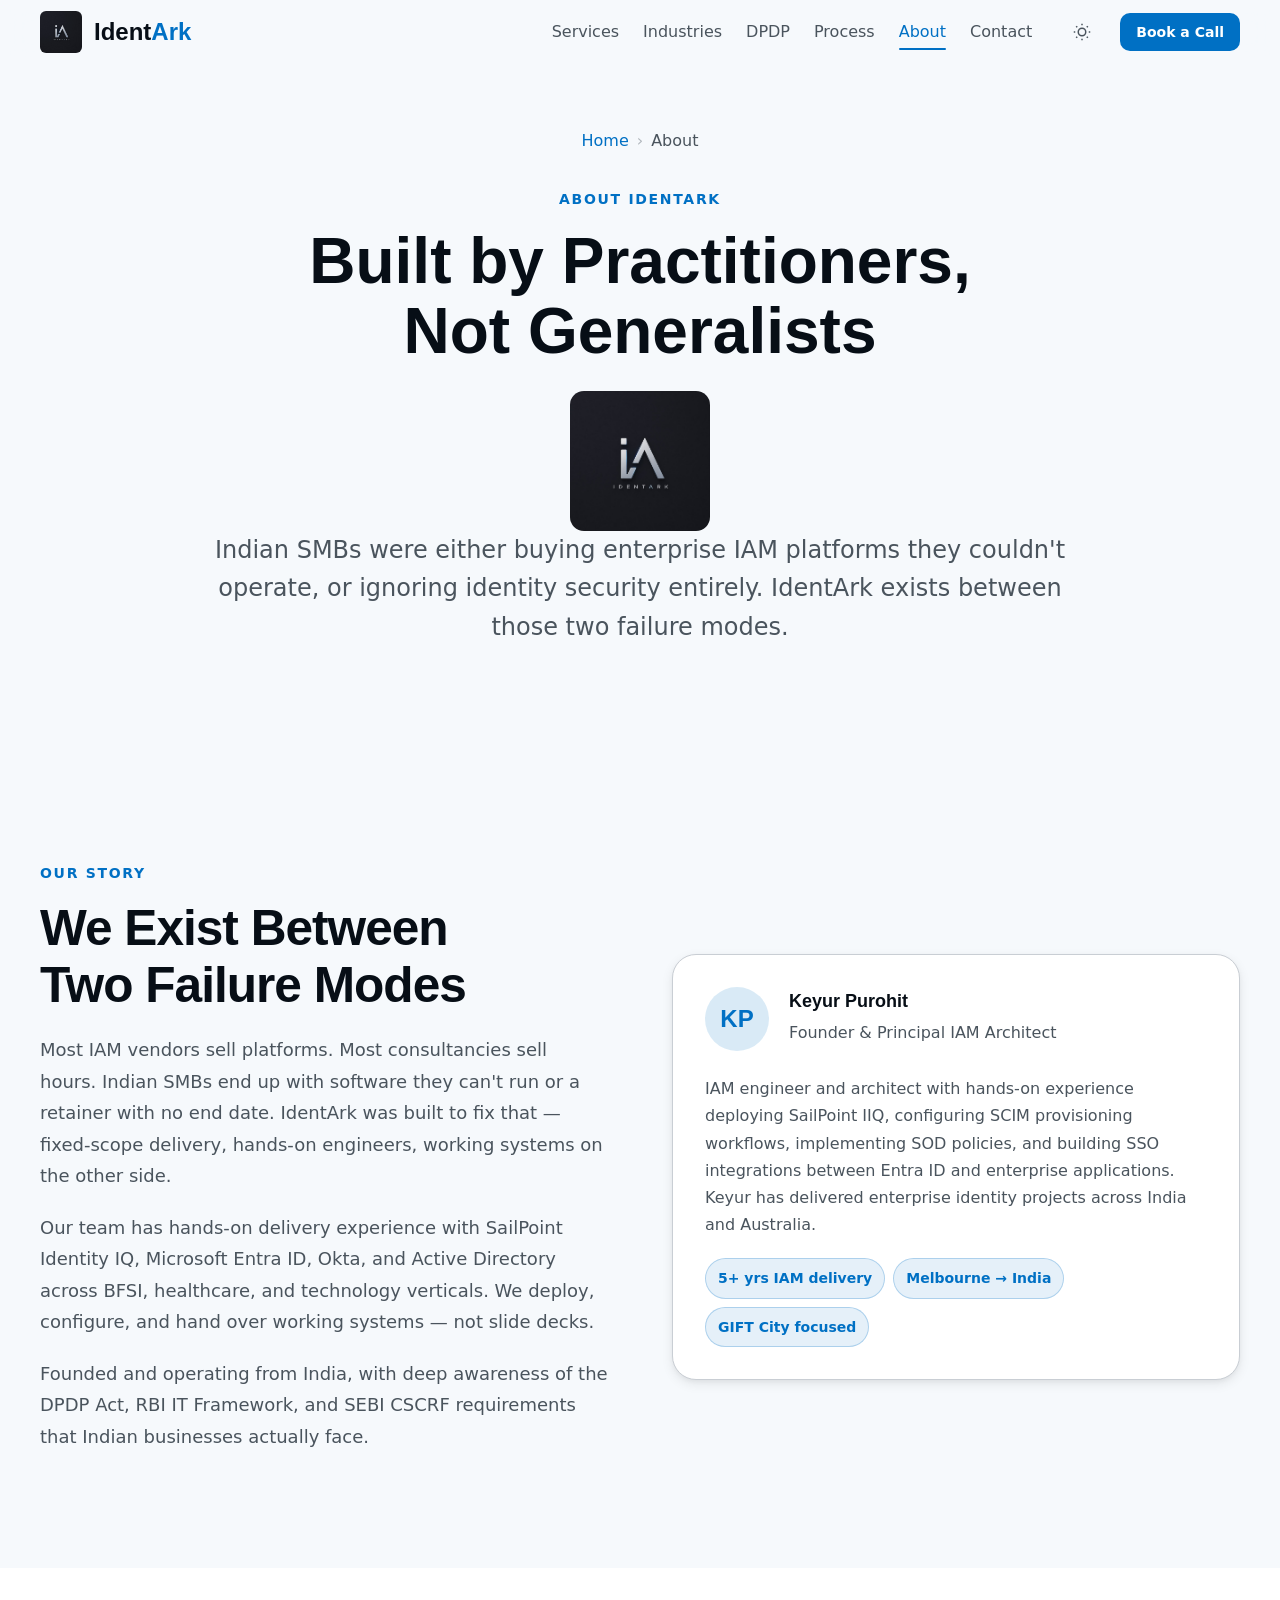
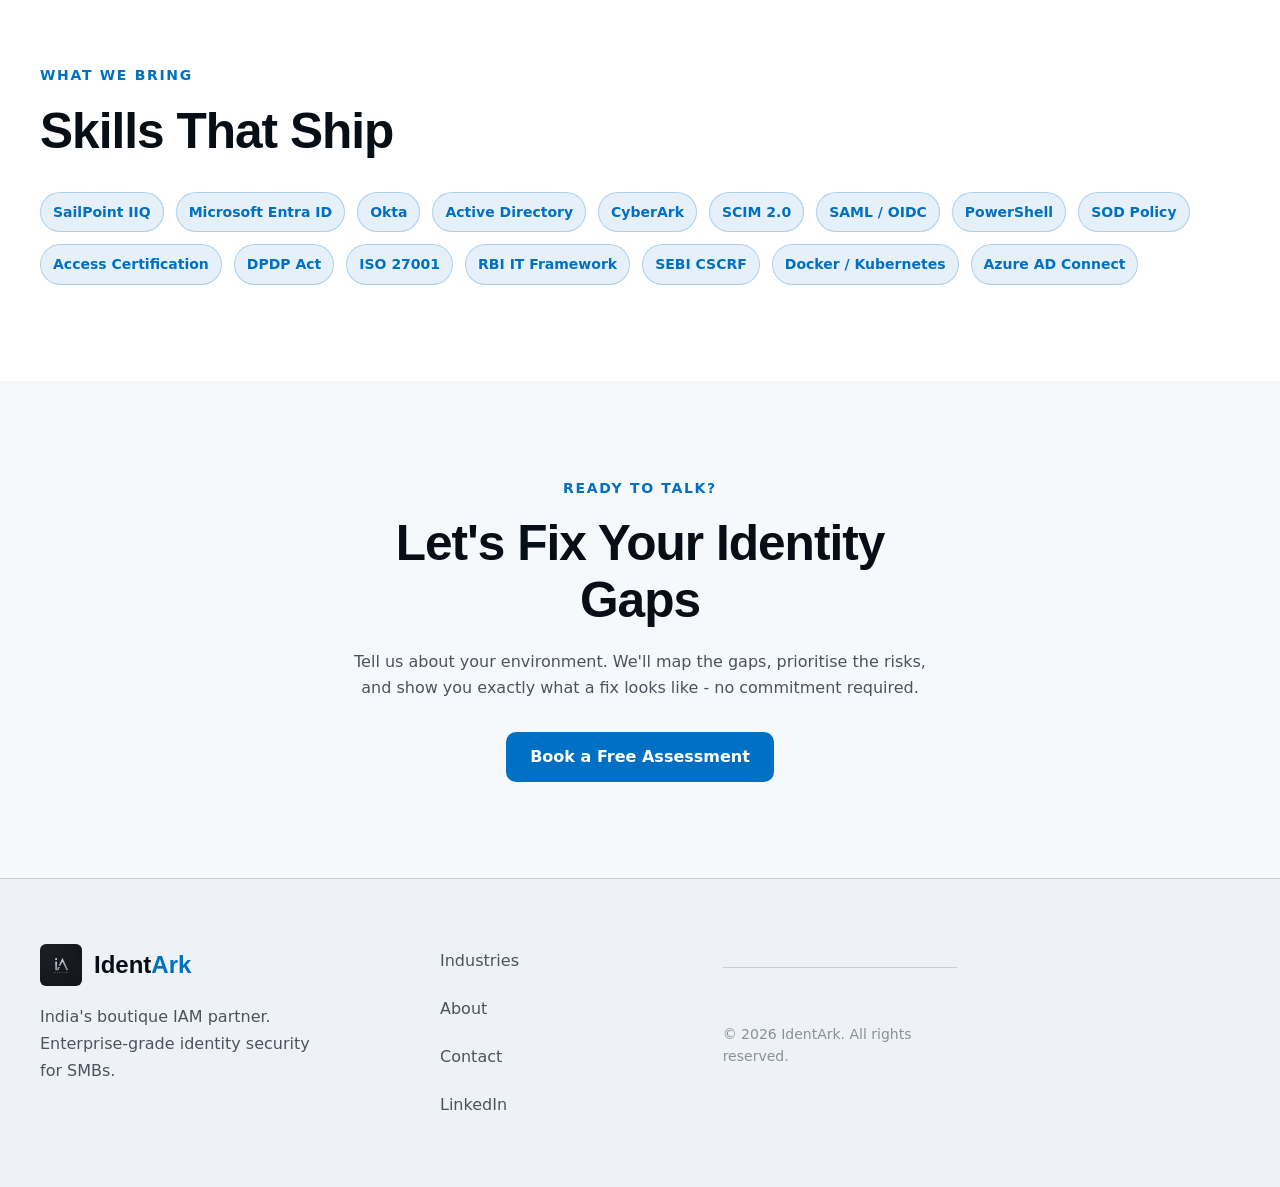
<file: about/index.html>
<!DOCTYPE html>
<html lang="en" data-theme="light">
<head>
<script>
(function(){
  var saved;
  try { saved = localStorage.getItem('identark-theme'); } catch(e){}
  document.documentElement.setAttribute('data-theme', saved === 'dark' ? 'dark' : 'light');
})();
</script>
<meta charset="UTF-8">
<meta name="viewport" content="width=device-width, initial-scale=1.0">
<title>About | IdentArk</title>
<meta name="description" content="IdentArk is founded by IAM practitioners with hands-on SailPoint, Entra ID, and Okta delivery experience. Built for India's SMBs.">
<meta property="og:title" content="About | IdentArk">
<meta property="og:description" content="IdentArk is founded by IAM practitioners with hands-on SailPoint, Entra ID, and Okta delivery experience. Built for India's SMBs.">
<meta property="og:type" content="website">
<meta name="robots" content="index, follow">
<link rel="preconnect" href="https://api.fontshare.com">
<link href="https://api.fontshare.com/v2/css?f[]=cabinet-grotesk@400,500,700,800,900&f[]=satoshi@400,500,700&display=swap" rel="stylesheet">
<link rel="stylesheet" href="../style.css">
<style>
.page-hero { padding: var(--space-32) 0 var(--space-20); text-align: center; }
.page-hero .section-label { display: inline-block; margin-bottom: var(--space-4); }
.page-hero h1 { font-family: var(--font-display); font-size: clamp(2.5rem, 5vw, 4rem); font-weight: 900; line-height: 1.1; margin-bottom: var(--space-6); }
.page-hero p { font-size: var(--text-lg); color: var(--color-text-muted); max-width: 56ch; margin: 0 auto var(--space-10); }
.breadcrumb { display: flex; align-items: center; gap: var(--space-2); font-size: var(--text-sm); color: var(--color-text-muted); margin-bottom: var(--space-8); justify-content: center; }
.breadcrumb a { color: var(--color-primary); text-decoration: none; }
.breadcrumb a:hover { text-decoration: underline; }
.breadcrumb-sep { opacity: 0.4; }
.nav__link.active { color: var(--color-primary); }
</style>
</head>
<body>

<a href="#main" class="sr-only">Skip to content</a>

<header class="header" id="header">
  <div class="container">
    <div class="header__inner">
      <a href="../" class="logo" aria-label="IdentArk home">
        <img src="../logo.jpeg" alt="IdentArk Logo" class="logo__img" width="44" height="44" loading="eager">
        <span class="logo__text">Ident<span class="accent">Ark</span></span>
      </a>
      <nav class="nav" aria-label="Primary navigation">
        <ul class="nav__links" role="list">
          <li><a href="../index.html#services" class="nav__link">Services</a></li>
          <li><a href="../industries/" class="nav__link">Industries</a></li>
          <li><a href="../index.html#dpdp" class="nav__link">DPDP</a></li>
          <li><a href="../index.html#process" class="nav__link">Process</a></li>
          <li><a href="../about/" class="nav__link active">About</a></li>
          <li><a href="../contact/" class="nav__link">Contact</a></li>
        </ul>
        <button class="theme-toggle" data-theme-toggle aria-label="Toggle theme">
          <svg width="18" height="18" viewBox="0 0 24 24" fill="none" stroke="currentColor" stroke-width="2"><circle cx="12" cy="12" r="5"/><path d="M12 1v2M12 21v2M4.22 4.22l1.42 1.42M18.36 18.36l1.42 1.42M1 12h2M21 12h2M4.22 19.78l1.42-1.42M18.36 5.64l1.42-1.42"/></svg>
        </button>
        <a href="../contact/" class="btn btn-primary btn-sm">Book a Call</a>
      </nav>
      <button class="mobile-menu-btn" aria-label="Open menu" aria-expanded="false" aria-controls="mobileNav">
        <svg width="22" height="22" viewBox="0 0 24 24" fill="none" stroke="currentColor" stroke-width="2"><line x1="3" y1="6" x2="21" y2="6"/><line x1="3" y1="12" x2="21" y2="12"/><line x1="3" y1="18" x2="21" y2="18"/></svg>
      </button>
    </div>
  </div>
  <div class="mobile-nav" id="mobileNav" aria-hidden="true">
    <ul role="list">
      <li><a href="../index.html#services" class="nav__link">Services</a></li>
      <li><a href="../industries/" class="nav__link">Industries</a></li>
      <li><a href="../index.html#dpdp" class="nav__link">DPDP</a></li>
      <li><a href="../index.html#process" class="nav__link">Process</a></li>
      <li><a href="../about/" class="nav__link">About</a></li>
      <li><a href="../contact/" class="nav__link">Contact</a></li>
    </ul>
  </div>
</header>

<main id="main">

  <section class="page-hero section-padding">
    <div class="container">
      <nav class="breadcrumb" aria-label="Breadcrumb">
        <a href="../">Home</a>
        <span class="breadcrumb-sep">›</span>
        <span>About</span>
      </nav>
      <span class="section-label reveal">About IdentArk</span>
      <h1 class="reveal">Built by Practitioners,<br/>Not Generalists</h1>
      <div class="reveal" style="margin:var(--space-6) auto 0;text-align:center;display:flex;justify-content:center;">
        <img src="../logo.jpeg" alt="IdentArk" width="140" height="140" loading="eager" style="width:140px;height:140px;object-fit:contain;border-radius:14px;">
      </div>
      <p class="reveal">Indian SMBs were either buying enterprise IAM platforms they couldn't operate, or ignoring identity security entirely. IdentArk exists between those two failure modes.</p>
    </div>
  </section>

  <section class="section-padding">
    <div class="container">
      <div class="about__layout reveal">
        <div>
          <span class="section-label">Our Story</span>
          <h2 class="section-title" style="margin-top:var(--space-3);">We Exist Between<br/>Two Failure Modes</h2>
          <p class="about__text">Most IAM vendors sell platforms. Most consultancies sell hours. Indian SMBs end up with software they can't run or a retainer with no end date. IdentArk was built to fix that — fixed-scope delivery, hands-on engineers, working systems on the other side.</p>
          <p class="about__text">Our team has hands-on delivery experience with SailPoint Identity IQ, Microsoft Entra ID, Okta, and Active Directory across BFSI, healthcare, and technology verticals. We deploy, configure, and hand over working systems — not slide decks.</p>
          <p class="about__text">Founded and operating from India, with deep awareness of the DPDP Act, RBI IT Framework, and SEBI CSCRF requirements that Indian businesses actually face.</p>
        </div>
        <div class="about__visual">
          <div class="founder-card">
            <div class="founder-avatar">KP</div>
            <div class="founder-info">
              <h4>Keyur Purohit</h4>
              <p>Founder &amp; Principal IAM Architect</p>
            </div>
          </div>
          <p class="founder-bio">IAM engineer and architect with hands-on experience deploying SailPoint IIQ, configuring SCIM provisioning workflows, implementing SOD policies, and building SSO integrations between Entra ID and enterprise applications. Keyur has delivered enterprise identity projects across India and Australia.</p>
          <div class="about__skills" style="margin-top:var(--space-4);">
            <span class="skill-tag">5+ yrs IAM delivery</span>
            <span class="skill-tag">Melbourne &rarr; India</span>
            <span class="skill-tag">GIFT City focused</span>
          </div>
        </div>
      </div>
    </div>
  </section>

  <section class="section-padding" style="background:var(--color-surface);">
    <div class="container">
      <span class="section-label reveal">What We Bring</span>
      <h2 class="section-title reveal">Skills That Ship</h2>
      <div class="about__skills reveal" style="margin-top:var(--space-8);gap:var(--space-3);">
        <span class="skill-tag">SailPoint IIQ</span>
        <span class="skill-tag">Microsoft Entra ID</span>
        <span class="skill-tag">Okta</span>
        <span class="skill-tag">Active Directory</span>
        <span class="skill-tag">CyberArk</span>
        <span class="skill-tag">SCIM 2.0</span>
        <span class="skill-tag">SAML / OIDC</span>
        <span class="skill-tag">PowerShell</span>
        <span class="skill-tag">SOD Policy</span>
        <span class="skill-tag">Access Certification</span>
        <span class="skill-tag">DPDP Act</span>
        <span class="skill-tag">ISO 27001</span>
        <span class="skill-tag">RBI IT Framework</span>
        <span class="skill-tag">SEBI CSCRF</span>
        <span class="skill-tag">Docker / Kubernetes</span>
        <span class="skill-tag">Azure AD Connect</span>
      </div>
    </div>
  </section>

  <section class="section-padding">
    <div class="container" style="text-align:center;max-width:600px;margin-inline:auto;">
      <span class="section-label reveal">Ready to Talk?</span>
      <h2 class="section-title reveal">Let's Fix Your Identity Gaps</h2>
      <p class="reveal" style="color:var(--color-text-muted);margin-bottom:var(--space-8);">Tell us about your environment. We'll map the gaps, prioritise the risks, and show you exactly what a fix looks like - no commitment required.</p>
      <a href="../contact/" class="btn btn-primary reveal">Book a Free Assessment</a>
    </div>
  </section>

</main>

<footer class="footer">
  <div class="container">
    <div class="footer__inner">
      <div class="footer__brand">
        <a href="../" class="logo" aria-label="IdentArk home">
          <img src="../logo.jpeg" alt="IdentArk Logo" class="logo__img" width="36" height="36" loading="lazy">
          <span class="logo__text">Ident<span class="accent">Ark</span></span>
        </a>
        <p class="footer__tagline">India's boutique IAM partner. Enterprise-grade identity security for SMBs.</p>
      </div>
      <div class="footer__links">
        <a href="../industries/" class="footer__link">Industries</a>
        <a href="../about/" class="footer__link">About</a>
        <a href="../contact/" class="footer__link">Contact</a>
        <a href="https://www.linkedin.com/company/116654145/" class="footer__link" target="_blank" rel="noopener noreferrer">LinkedIn</a>
      </div>
      <p class="footer__copy">&copy; 2026 IdentArk. All rights reserved.</p>
    </div>
  </div>
</footer>

<script>
(function(){
  var t = document.querySelector('[data-theme-toggle]');
  var r = document.documentElement;
  var d = 'light';
  try { if(localStorage.getItem('identark-theme')==='dark') d='dark'; } catch(e){}
  r.setAttribute('data-theme', d);
  if(t) t.addEventListener('click', function(){
    d = d==='dark' ? 'light' : 'dark';
    r.setAttribute('data-theme', d);
    try { localStorage.setItem('identark-theme', d); } catch(e){}
  });

  var mb = document.querySelector('.mobile-menu-btn');
  var mn = document.getElementById('mobileNav');
  if(mb && mn) mb.addEventListener('click', function(){
    var open = mn.classList.toggle('is-open');
    mb.setAttribute('aria-expanded', open);
    mn.setAttribute('aria-hidden', !open);
  });

  if('IntersectionObserver' in window){
    var obs = new IntersectionObserver(function(entries){
      entries.forEach(function(e){
        if(e.isIntersecting){
          e.target.classList.add('in-view');
          obs.unobserve(e.target);
        }
      });
    }, {threshold: 0.1});
    document.querySelectorAll('.reveal').forEach(function(el){ obs.observe(el); });
  } else {
    document.querySelectorAll('.reveal').forEach(function(el){ el.classList.add('in-view'); });
  }
})();
</script>
</body>
</html>
</file>
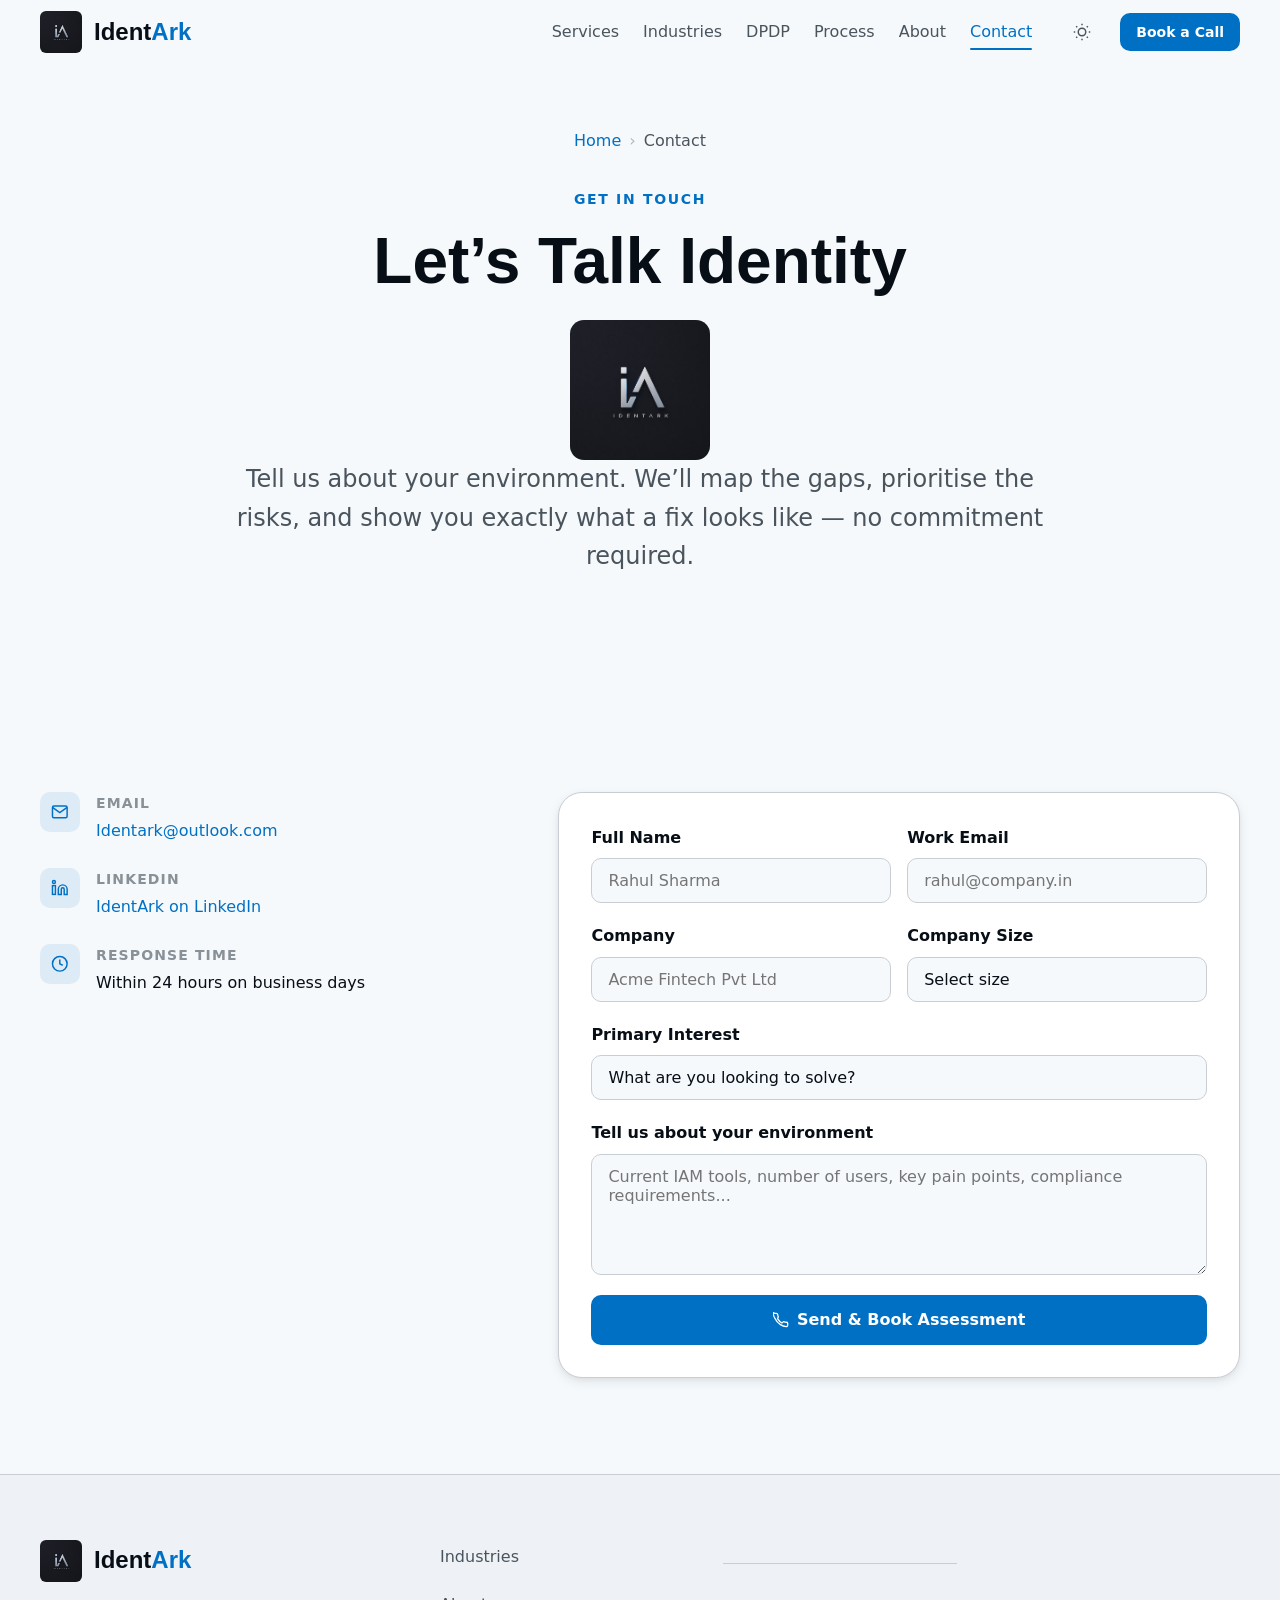
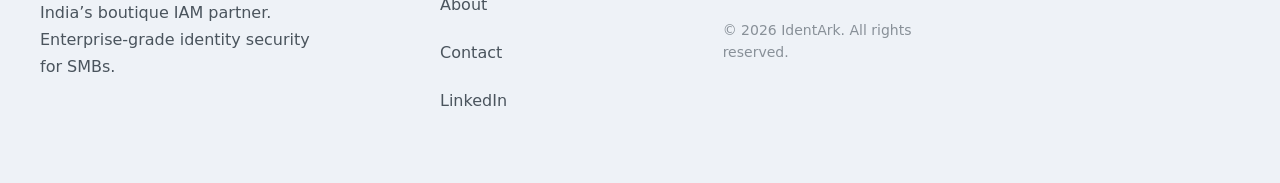
<file: contact/index.html>
<!DOCTYPE html>
<html lang="en" data-theme="light">
<head>
<script>
(function(){
  var saved;
  try { saved = localStorage.getItem('identark-theme'); } catch(e){}
  document.documentElement.setAttribute('data-theme', saved === 'dark' ? 'dark' : 'light');
})();
</script>
<meta charset="UTF-8">
<meta name="viewport" content="width=device-width, initial-scale=1.0">
<title>Contact | IdentArk</title>
<meta name="description" content="Book a free IAM assessment with IdentArk. Tell us about your environment and we'll map your identity security gaps.">
<meta property="og:title" content="Contact | IdentArk">
<meta property="og:description" content="Book a free IAM assessment with IdentArk. Tell us about your environment and we'll map your identity security gaps.">
<meta property="og:type" content="website">
<meta name="robots" content="index, follow">
<link rel="preconnect" href="https://api.fontshare.com">
<link href="https://api.fontshare.com/v2/css?f[]=cabinet-grotesk@400,500,700,800,900&f[]=satoshi@400,500,700&display=swap" rel="stylesheet">
<link rel="stylesheet" href="../style.css">
<style>
.page-hero { padding: var(--space-32) 0 var(--space-20); text-align: center; }
.page-hero .section-label { display: inline-block; margin-bottom: var(--space-4); }
.page-hero h1 { font-family: var(--font-display); font-size: clamp(2.5rem, 5vw, 4rem); font-weight: 900; line-height: 1.1; margin-bottom: var(--space-6); }
.page-hero p { font-size: var(--text-lg); color: var(--color-text-muted); max-width: 56ch; margin: 0 auto var(--space-10); }
.breadcrumb { display: flex; align-items: center; gap: var(--space-2); font-size: var(--text-sm); color: var(--color-text-muted); margin-bottom: var(--space-8); justify-content: center; }
.breadcrumb a { color: var(--color-primary); text-decoration: none; }
.breadcrumb a:hover { text-decoration: underline; }
.breadcrumb-sep { opacity: 0.4; }
.nav__link.active { color: var(--color-primary); }
</style>
</head>
<body>

<a href="#main" class="sr-only">Skip to content</a>

<header class="header" id="header">
  <div class="container">
    <div class="header__inner">
      <a href="../" class="logo" aria-label="IdentArk home">
        <img src="../logo.jpeg" alt="IdentArk Logo" class="logo__img" width="44" height="44" loading="eager">
        <span class="logo__text">Ident<span class="accent">Ark</span></span>
      </a>
      <nav class="nav" aria-label="Primary navigation">
        <ul class="nav__links" role="list">
          <li><a href="../index.html#services" class="nav__link">Services</a></li>
          <li><a href="../industries/" class="nav__link">Industries</a></li>
          <li><a href="../index.html#dpdp" class="nav__link">DPDP</a></li>
          <li><a href="../index.html#process" class="nav__link">Process</a></li>
          <li><a href="../about/" class="nav__link">About</a></li>
          <li><a href="../contact/" class="nav__link active">Contact</a></li>
        </ul>
        <button class="theme-toggle" data-theme-toggle aria-label="Toggle theme">
          <svg width="18" height="18" viewBox="0 0 24 24" fill="none" stroke="currentColor" stroke-width="2"><circle cx="12" cy="12" r="5"/><path d="M12 1v2M12 21v2M4.22 4.22l1.42 1.42M18.36 18.36l1.42 1.42M1 12h2M21 12h2M4.22 19.78l1.42-1.42M18.36 5.64l1.42-1.42"/></svg>
        </button>
        <a href="../contact/" class="btn btn-primary btn-sm">Book a Call</a>
      </nav>
      <button class="mobile-menu-btn" aria-label="Open menu" aria-expanded="false" aria-controls="mobileNav">
        <svg width="22" height="22" viewBox="0 0 24 24" fill="none" stroke="currentColor" stroke-width="2"><line x1="3" y1="6" x2="21" y2="6"/><line x1="3" y1="12" x2="21" y2="12"/><line x1="3" y1="18" x2="21" y2="18"/></svg>
      </button>
    </div>
  </div>
  <div class="mobile-nav" id="mobileNav" aria-hidden="true">
    <ul role="list">
      <li><a href="../index.html#services" class="nav__link">Services</a></li>
      <li><a href="../industries/" class="nav__link">Industries</a></li>
      <li><a href="../index.html#dpdp" class="nav__link">DPDP</a></li>
      <li><a href="../index.html#process" class="nav__link">Process</a></li>
      <li><a href="../about/" class="nav__link">About</a></li>
      <li><a href="../contact/" class="nav__link">Contact</a></li>
    </ul>
  </div>
</header>

<main id="main">

  <section class="page-hero section-padding">
    <div class="container">
      <nav class="breadcrumb" aria-label="Breadcrumb">
        <a href="../">Home</a>
        <span class="breadcrumb-sep">›</span>
        <span>Contact</span>
      </nav>
      <span class="section-label reveal">Get in Touch</span>
      <h1 class="reveal">Let’s Talk Identity</h1>
      <div class="reveal" style="margin:var(--space-6) auto 0;text-align:center;display:flex;justify-content:center;">
        <img src="../logo.jpeg" alt="IdentArk" width="140" height="140" loading="eager" style="width:140px;height:140px;object-fit:contain;border-radius:14px;">
      </div>
      <p class="reveal">Tell us about your environment. We’ll map the gaps, prioritise the risks, and show you exactly what a fix looks like — no commitment required.</p>
    </div>
  </section>

  <section class="section-padding">
    <div class="container">
      <div class="contact__layout">

        <div class="contact__info reveal">
          <div class="contact__item">
            <div class="contact__item-icon">
              <svg viewBox="0 0 24 24" fill="none" stroke="currentColor" stroke-width="2"><path d="M4 4h16c1.1 0 2 .9 2 2v12c0 1.1-.9 2-2 2H4c-1.1 0-2-.9-2-2V6c0-1.1.9-2 2-2z"/><polyline points="22,6 12,13 2,6"/></svg>
            </div>
            <div>
              <div class="contact__item-label">Email</div>
              <div class="contact__item-value"><a href="mailto:Identark@outlook.com" style="color:var(--color-primary)">Identark@outlook.com</a></div>
            </div>
          </div>
          <div class="contact__item">
            <div class="contact__item-icon">
              <svg viewBox="0 0 24 24" fill="none" stroke="currentColor" stroke-width="2"><path d="M16 8a6 6 0 0 1 6 6v7h-4v-7a2 2 0 0 0-2-2 2 2 0 0 0-2 2v7h-4v-7a6 6 0 0 1 6-6z"/><rect x="2" y="9" width="4" height="12"/><circle cx="4" cy="4" r="2"/></svg>
            </div>
            <div>
              <div class="contact__item-label">LinkedIn</div>
              <div class="contact__item-value"><a href="https://www.linkedin.com/company/116654145/" target="_blank" rel="noopener noreferrer" style="color:var(--color-primary)">IdentArk on LinkedIn</a></div>
            </div>
          </div>
          <div class="contact__item">
            <div class="contact__item-icon">
              <svg viewBox="0 0 24 24" fill="none" stroke="currentColor" stroke-width="2"><circle cx="12" cy="12" r="10"/><polyline points="12 6 12 12 16 14"/></svg>
            </div>
            <div>
              <div class="contact__item-label">Response Time</div>
              <div class="contact__item-value">Within 24 hours on business days</div>
            </div>
          </div>
        </div>

        <div class="contact__form-wrap reveal">
          <form id="contactForm" onsubmit="handleFormSubmit(event)">
            <input type="hidden" name="access_key" value="4bf491ee-0554-4fe6-982c-70b736e5435b" />
            <input type="hidden" name="subject" value="New IdentArk Assessment Request" />
            <input type="hidden" name="from_name" value="IdentArk Website" />
            <input type="checkbox" name="botcheck" style="display:none" />

            <div class="form-row">
              <div class="form-group">
                <label for="name" class="form-label">Full Name</label>
                <input type="text" id="name" name="name" class="form-input" placeholder="Rahul Sharma" required autocomplete="name">
              </div>
              <div class="form-group">
                <label for="email" class="form-label">Work Email</label>
                <input type="email" id="email" name="email" class="form-input" placeholder="rahul@company.in" required autocomplete="email">
              </div>
            </div>
            <div class="form-row">
              <div class="form-group">
                <label for="company" class="form-label">Company</label>
                <input type="text" id="company" name="company" class="form-input" placeholder="Acme Fintech Pvt Ltd" autocomplete="organization">
              </div>
              <div class="form-group">
                <label for="size" class="form-label">Company Size</label>
                <select id="size" name="size" class="form-input">
                  <option value="">Select size</option>
                  <option>1–50 employees</option>
                  <option>51–200 employees</option>
                  <option>201–500 employees</option>
                  <option>500+ employees</option>
                </select>
              </div>
            </div>
            <div class="form-group">
              <label for="interest" class="form-label">Primary Interest</label>
              <select id="interest" name="interest" class="form-input">
                <option value="">What are you looking to solve?</option>
                <option>Identity & Access Management (IAM)</option>
                <option>Privileged Access Management (PAM)</option>
                <option>Identity Governance & Administration (IGA)</option>
                <option>DPDP Act Readiness</option>
                <option>SSO & Federation</option>
                <option>Cloud Migration</option>
                <option>Access Reviews & SoD</option>
                <option>Not sure — need an assessment</option>
              </select>
            </div>
            <div class="form-group">
              <label for="message" class="form-label">Tell us about your environment</label>
              <textarea id="message" name="message" class="form-input form-textarea" placeholder="Current IAM tools, number of users, key pain points, compliance requirements..." rows="5"></textarea>
            </div>
            <div id="form-status" style="display:none;padding:var(--space-4);border-radius:var(--radius-md);margin-bottom:var(--space-4);font-size:var(--text-sm);"></div>
            <button type="submit" class="btn btn-primary" style="width:100%;justify-content:center;gap:0.5rem;">
              <svg width="16" height="16" viewBox="0 0 24 24" fill="none" stroke="currentColor" stroke-width="2"><path d="M22 16.92v3a2 2 0 01-2.18 2 19.79 19.79 0 01-8.63-3.07A19.5 19.5 0 013.07 9.8a19.79 19.79 0 01-3.07-8.68A2 2 0 012 2h3a2 2 0 012 1.72c.127.96.361 1.903.7 2.81a2 2 0 01-.45 2.11L6.91 9.91a16 16 0 006.59 6.59l1.27-1.27a2 2 0 012.11-.45c.907.339 1.85.573 2.81.7A2 2 0 0122 16.92z"/></svg>
              Send & Book Assessment
            </button>
          </form>
        </div>

      </div>
    </div>
  </section>

</main>

<footer class="footer">
  <div class="container">
    <div class="footer__inner">
      <div class="footer__brand">
        <a href="../" class="logo" aria-label="IdentArk home">
          <img src="../logo.jpeg" alt="IdentArk Logo" class="logo__img" width="36" height="36" loading="lazy">
          <span class="logo__text">Ident<span class="accent">Ark</span></span>
        </a>
        <p class="footer__tagline">India’s boutique IAM partner. Enterprise-grade identity security for SMBs.</p>
      </div>
      <div class="footer__links">
        <a href="../industries/" class="footer__link">Industries</a>
        <a href="../about/" class="footer__link">About</a>
        <a href="../contact/" class="footer__link">Contact</a>
        <a href="https://www.linkedin.com/company/116654145/" class="footer__link" target="_blank" rel="noopener noreferrer">LinkedIn</a>
      </div>
      <p class="footer__copy">&copy; 2026 IdentArk. All rights reserved.</p>
    </div>
  </div>
</footer>

<script>
(function(){
  // Theme
  var t = document.querySelector('[data-theme-toggle]');
  var r = document.documentElement;
  var d = 'light';
  try { if(localStorage.getItem('identark-theme')==='dark') d='dark'; } catch(e){}
  r.setAttribute('data-theme', d);
  if(t) t.addEventListener('click', function(){
    d = d==='dark' ? 'light' : 'dark';
    r.setAttribute('data-theme', d);
    try { localStorage.setItem('identark-theme', d); } catch(e){}
  });

  // Mobile nav — .is-open matches style.css
  var mb = document.querySelector('.mobile-menu-btn');
  var mn = document.getElementById('mobileNav');
  if(mb && mn) mb.addEventListener('click', function(){
    var open = mn.classList.toggle('is-open');
    mb.setAttribute('aria-expanded', open);
    mn.setAttribute('aria-hidden', !open);
  });

  // Scroll reveal — .in-view matches style.css rule .reveal.in-view
  if('IntersectionObserver' in window){
    var obs = new IntersectionObserver(function(entries){
      entries.forEach(function(e){
        if(e.isIntersecting){
          e.target.classList.add('in-view');
          obs.unobserve(e.target);
        }
      });
    }, {threshold: 0.1});
    document.querySelectorAll('.reveal').forEach(function(el){ obs.observe(el); });
  } else {
    document.querySelectorAll('.reveal').forEach(function(el){ el.classList.add('in-view'); });
  }
})();
</script>

<script>
async function handleFormSubmit(e) {
  e.preventDefault();
  var form = e.target;
  var status = document.getElementById('form-status');
  var btn = form.querySelector('button[type="submit"]');
  btn.disabled = true;
  btn.textContent = 'Sending...';
  status.style.display = 'none';
  try {
    var res = await fetch('https://api.web3forms.com/submit', { method: 'POST', body: new FormData(form) });
    var json = await res.json();
    if (json.success) {
      status.style.display = 'block';
      status.style.background = 'rgba(59,158,202,0.1)';
      status.style.color = 'var(--color-primary)';
      status.textContent = '\u2713 Message sent. We\'ll be in touch within 24 hours.';
      form.reset();
    } else { throw new Error(json.message); }
  } catch(err) {
    status.style.display = 'block';
    status.style.background = 'rgba(220,50,50,0.1)';
    status.style.color = '#f87171';
    status.textContent = '\u2717 Something went wrong. Email us at Identark@outlook.com';
  }
  btn.disabled = false;
  btn.innerHTML = '<svg width="16" height="16" viewBox="0 0 24 24" fill="none" stroke="currentColor" stroke-width="2"><path d="M22 16.92v3a2 2 0 01-2.18 2 19.79 19.79 0 01-8.63-3.07A19.5 19.5 0 013.07 9.8a19.79 19.79 0 01-3.07-8.68A2 2 0 012 2h3a2 2 0 012 1.72c.127.96.361 1.903.7 2.81a2 2 0 01-.45 2.11L6.91 9.91a16 16 0 006.59 6.59l1.27-1.27a2 2 0 012.11-.45c.907.339 1.85.573 2.81.7A2 2 0 0122 16.92z"/></svg> Send & Book Assessment';
}
</script>
</body>
</html>
</file>
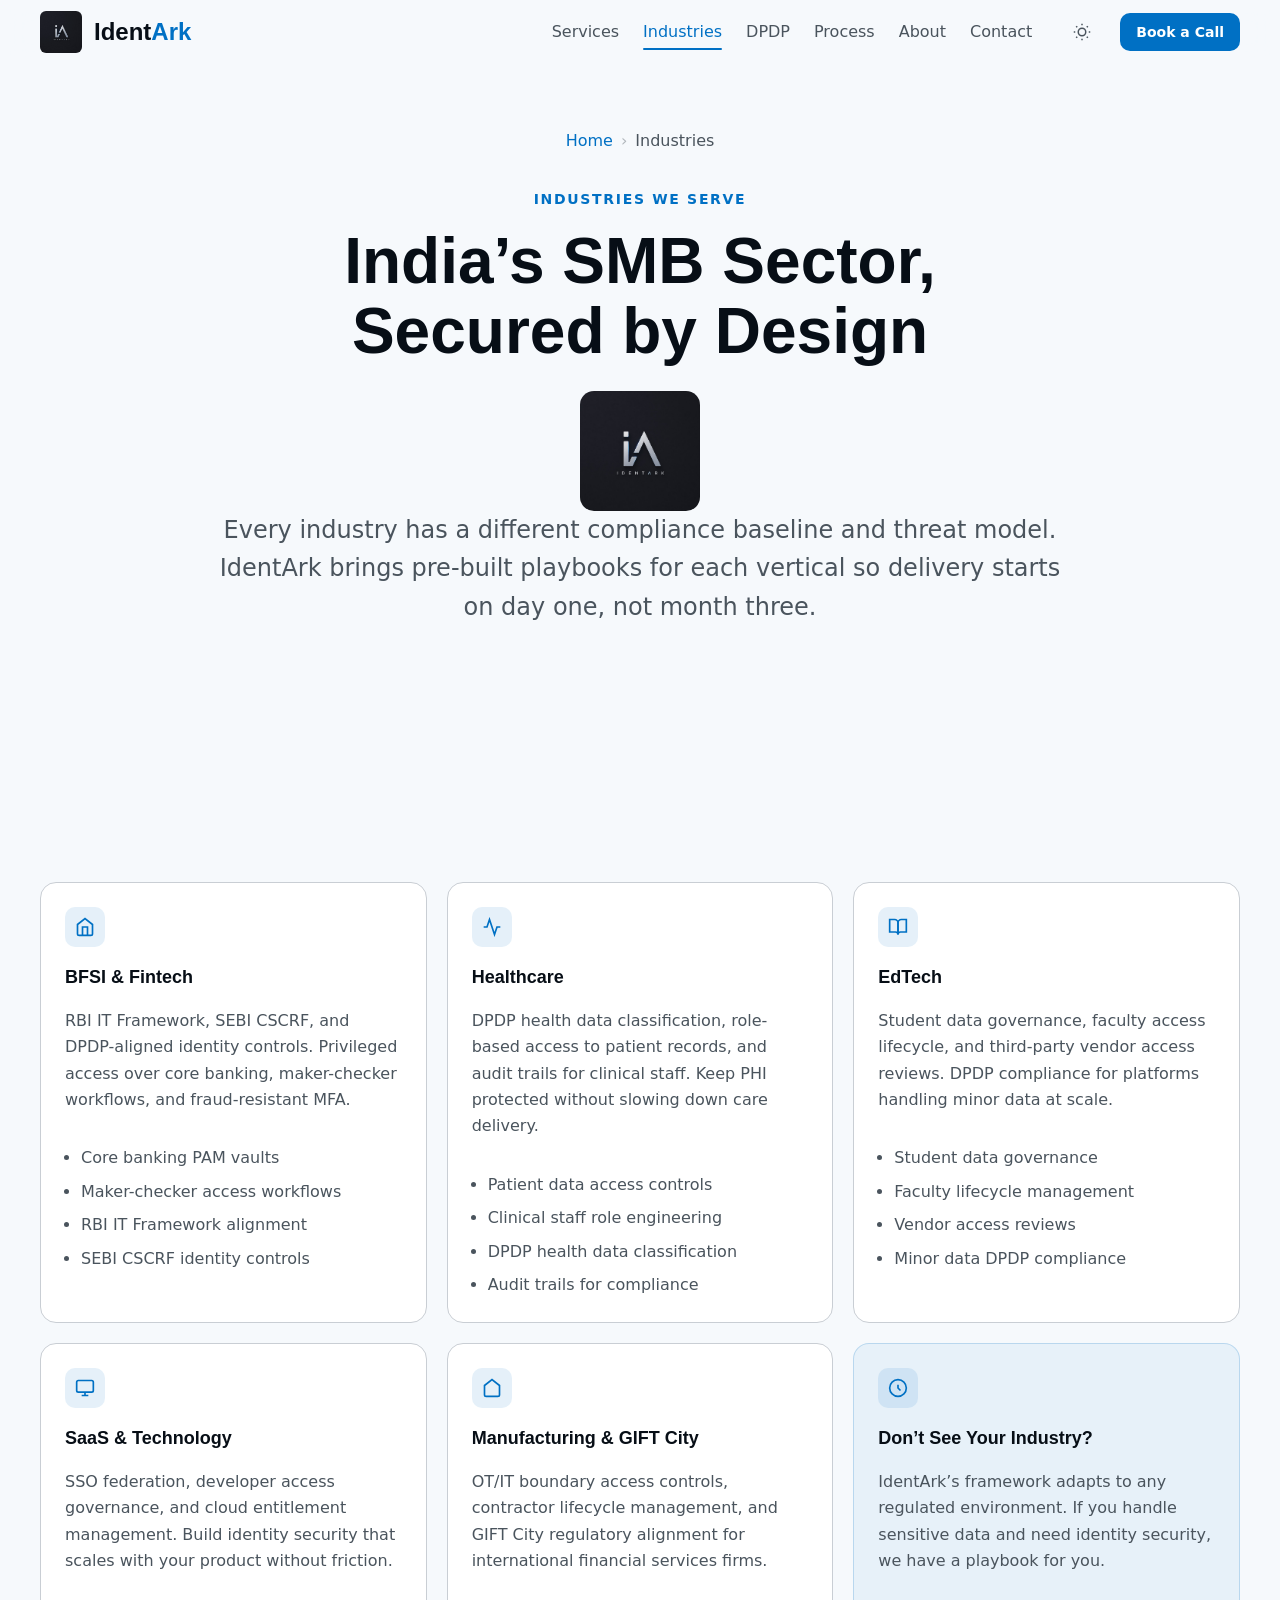
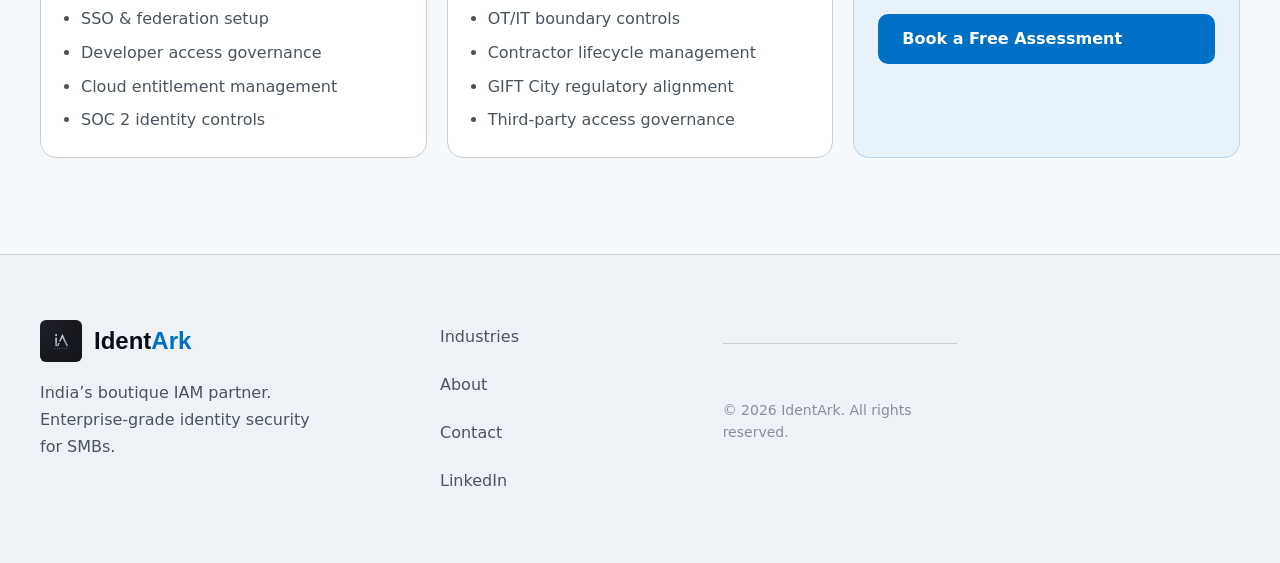
<file: industries/index.html>
<!DOCTYPE html>
<html lang="en" data-theme="light">
<head>
<script>
(function(){
  var saved;
  try { saved = localStorage.getItem('identark-theme'); } catch(e){}
  document.documentElement.setAttribute('data-theme', saved === 'dark' ? 'dark' : 'light');
})();
</script>
<meta charset="UTF-8">
<meta name="viewport" content="width=device-width, initial-scale=1.0">
<title>Industries | IdentArk</title>
<meta name="description" content="IdentArk delivers IAM, PAM, and Identity Governance for BFSI, Healthcare, EdTech, SaaS, and Manufacturing across India.">
<meta property="og:title" content="Industries | IdentArk">
<meta property="og:description" content="IdentArk delivers IAM, PAM, and Identity Governance for BFSI, Healthcare, EdTech, SaaS, and Manufacturing across India.">
<meta property="og:type" content="website">
<meta name="robots" content="index, follow">
<link rel="preconnect" href="https://api.fontshare.com">
<link href="https://api.fontshare.com/v2/css?f[]=cabinet-grotesk@400,500,700,800,900&f[]=satoshi@400,500,700&display=swap" rel="stylesheet">
<link rel="stylesheet" href="../style.css">
<style>
.page-hero { padding: var(--space-32) 0 var(--space-20); text-align: center; }
.page-hero .section-label { display: inline-block; margin-bottom: var(--space-4); }
.page-hero h1 { font-family: 'Cabinet Grotesk', sans-serif; font-size: clamp(2.2rem, 5vw, 4rem); font-weight: 900; line-height: 1.1; margin-bottom: var(--space-6); }
.page-hero p { font-size: var(--text-lg); color: var(--color-text-muted); max-width: 56ch; margin: 0 auto var(--space-10); }
.breadcrumb { display: flex; align-items: center; gap: var(--space-2); font-size: var(--text-sm); color: var(--color-text-muted); margin-bottom: var(--space-8); justify-content: center; }
.breadcrumb a { color: var(--color-primary); text-decoration: none; }
.breadcrumb a:hover { text-decoration: underline; }
.breadcrumb-sep { opacity: 0.4; }
.nav__link.active { color: var(--color-primary); }
/* Mobile hero padding fix */
@media (max-width: 768px) {
  .page-hero { padding: calc(var(--space-20) + 4rem) 0 var(--space-12); }
  .page-hero h1 { font-size: clamp(1.8rem, 6vw, 2.5rem); }
}
</style>
</head>
<body>

<a href="#main" class="sr-only">Skip to content</a>

<header class="header" id="header">
  <div class="container">
    <div class="header__inner">
      <a href="../" class="logo" aria-label="IdentArk home">
        <img src="../logo.jpeg" alt="IdentArk Logo" class="logo__img" width="44" height="44" loading="eager">
        <span class="logo__text">Ident<span class="accent">Ark</span></span>
      </a>
      <nav class="nav" aria-label="Primary navigation">
        <ul class="nav__links" role="list">
          <li><a href="../index.html#services" class="nav__link">Services</a></li>
          <li><a href="../industries/" class="nav__link active">Industries</a></li>
          <li><a href="../index.html#dpdp" class="nav__link">DPDP</a></li>
          <li><a href="../index.html#process" class="nav__link">Process</a></li>
          <li><a href="../about/" class="nav__link">About</a></li>
          <li><a href="../contact/" class="nav__link">Contact</a></li>
        </ul>
        <button class="theme-toggle" data-theme-toggle aria-label="Toggle theme">
          <svg width="18" height="18" viewBox="0 0 24 24" fill="none" stroke="currentColor" stroke-width="2"><circle cx="12" cy="12" r="5"/><path d="M12 1v2M12 21v2M4.22 4.22l1.42 1.42M18.36 18.36l1.42 1.42M1 12h2M21 12h2M4.22 19.78l1.42-1.42M18.36 5.64l1.42-1.42"/></svg>
        </button>
        <a href="../contact/" class="btn btn-primary btn-sm">Book a Call</a>
      </nav>
      <button class="mobile-menu-btn" aria-label="Open menu" aria-expanded="false" aria-controls="mobileNav">
        <svg width="22" height="22" viewBox="0 0 24 24" fill="none" stroke="currentColor" stroke-width="2"><line x1="3" y1="6" x2="21" y2="6"/><line x1="3" y1="12" x2="21" y2="12"/><line x1="3" y1="18" x2="21" y2="18"/></svg>
      </button>
    </div>
  </div>
  <div class="mobile-nav" id="mobileNav" aria-hidden="true">
    <ul role="list">
      <li><a href="../index.html#services" class="nav__link">Services</a></li>
      <li><a href="../industries/" class="nav__link active">Industries</a></li>
      <li><a href="../index.html#dpdp" class="nav__link">DPDP</a></li>
      <li><a href="../index.html#process" class="nav__link">Process</a></li>
      <li><a href="../about/" class="nav__link">About</a></li>
      <li><a href="../contact/" class="nav__link">Contact</a></li>
    </ul>
  </div>
</header>

<main id="main">

  <section class="page-hero section-padding">
    <div class="container">
      <nav class="breadcrumb" aria-label="Breadcrumb">
        <a href="../">Home</a>
        <span class="breadcrumb-sep">›</span>
        <span>Industries</span>
      </nav>
      <span class="section-label reveal">Industries We Serve</span>
      <h1 class="reveal">India’s SMB Sector,<br/>Secured by Design</h1>
      <div class="reveal" style="margin:var(--space-6) auto 0;text-align:center;display:flex;justify-content:center;">
        <img src="../logo.jpeg" alt="IdentArk" width="120" height="120" loading="eager" style="width:120px;height:120px;object-fit:contain;border-radius:14px;">
      </div>
      <p class="reveal">Every industry has a different compliance baseline and threat model. IdentArk brings pre-built playbooks for each vertical so delivery starts on day one, not month three.</p>
    </div>
  </section>

  <section class="section-padding">
    <div class="container">
      <div class="verticals__grid">

        <div class="vertical-card reveal">
          <div class="vertical-card__icon"><svg viewBox="0 0 24 24" fill="none" stroke="currentColor" stroke-width="2" width="20" height="20"><path d="M3 9l9-7 9 7v11a2 2 0 0 1-2 2H5a2 2 0 0 1-2-2z"/><polyline points="9 22 9 12 15 12 15 22"/></svg></div>
          <h3 class="vertical-card__name">BFSI &amp; Fintech</h3>
          <p class="vertical-card__desc">RBI IT Framework, SEBI CSCRF, and DPDP-aligned identity controls. Privileged access over core banking, maker-checker workflows, and fraud-resistant MFA.</p>
          <ul style="margin-top:var(--space-4);padding-left:var(--space-4);color:var(--color-text-muted);font-size:var(--text-sm);display:flex;flex-direction:column;gap:var(--space-2);list-style:disc;">
            <li>Core banking PAM vaults</li>
            <li>Maker-checker access workflows</li>
            <li>RBI IT Framework alignment</li>
            <li>SEBI CSCRF identity controls</li>
          </ul>
        </div>

        <div class="vertical-card reveal">
          <div class="vertical-card__icon"><svg viewBox="0 0 24 24" fill="none" stroke="currentColor" stroke-width="2" width="20" height="20"><path d="M22 12h-4l-3 9L9 3l-3 9H2"/></svg></div>
          <h3 class="vertical-card__name">Healthcare</h3>
          <p class="vertical-card__desc">DPDP health data classification, role-based access to patient records, and audit trails for clinical staff. Keep PHI protected without slowing down care delivery.</p>
          <ul style="margin-top:var(--space-4);padding-left:var(--space-4);color:var(--color-text-muted);font-size:var(--text-sm);display:flex;flex-direction:column;gap:var(--space-2);list-style:disc;">
            <li>Patient data access controls</li>
            <li>Clinical staff role engineering</li>
            <li>DPDP health data classification</li>
            <li>Audit trails for compliance</li>
          </ul>
        </div>

        <div class="vertical-card reveal">
          <div class="vertical-card__icon"><svg viewBox="0 0 24 24" fill="none" stroke="currentColor" stroke-width="2" width="20" height="20"><path d="M2 3h6a4 4 0 0 1 4 4v14a3 3 0 0 0-3-3H2z"/><path d="M22 3h-6a4 4 0 0 0-4 4v14a3 3 0 0 1 3-3h7z"/></svg></div>
          <h3 class="vertical-card__name">EdTech</h3>
          <p class="vertical-card__desc">Student data governance, faculty access lifecycle, and third-party vendor access reviews. DPDP compliance for platforms handling minor data at scale.</p>
          <ul style="margin-top:var(--space-4);padding-left:var(--space-4);color:var(--color-text-muted);font-size:var(--text-sm);display:flex;flex-direction:column;gap:var(--space-2);list-style:disc;">
            <li>Student data governance</li>
            <li>Faculty lifecycle management</li>
            <li>Vendor access reviews</li>
            <li>Minor data DPDP compliance</li>
          </ul>
        </div>

        <div class="vertical-card reveal">
          <div class="vertical-card__icon"><svg viewBox="0 0 24 24" fill="none" stroke="currentColor" stroke-width="2" width="20" height="20"><rect x="2" y="3" width="20" height="14" rx="2"/><path d="M8 21h8M12 17v4"/></svg></div>
          <h3 class="vertical-card__name">SaaS &amp; Technology</h3>
          <p class="vertical-card__desc">SSO federation, developer access governance, and cloud entitlement management. Build identity security that scales with your product without friction.</p>
          <ul style="margin-top:var(--space-4);padding-left:var(--space-4);color:var(--color-text-muted);font-size:var(--text-sm);display:flex;flex-direction:column;gap:var(--space-2);list-style:disc;">
            <li>SSO &amp; federation setup</li>
            <li>Developer access governance</li>
            <li>Cloud entitlement management</li>
            <li>SOC 2 identity controls</li>
          </ul>
        </div>

        <div class="vertical-card reveal">
          <div class="vertical-card__icon"><svg viewBox="0 0 24 24" fill="none" stroke="currentColor" stroke-width="2" width="20" height="20"><path d="M3 9l9-7 9 7v11a2 2 0 0 1-2 2H5a2 2 0 0 1-2-2z"/></svg></div>
          <h3 class="vertical-card__name">Manufacturing &amp; GIFT City</h3>
          <p class="vertical-card__desc">OT/IT boundary access controls, contractor lifecycle management, and GIFT City regulatory alignment for international financial services firms.</p>
          <ul style="margin-top:var(--space-4);padding-left:var(--space-4);color:var(--color-text-muted);font-size:var(--text-sm);display:flex;flex-direction:column;gap:var(--space-2);list-style:disc;">
            <li>OT/IT boundary controls</li>
            <li>Contractor lifecycle management</li>
            <li>GIFT City regulatory alignment</li>
            <li>Third-party access governance</li>
          </ul>
        </div>

        <div class="vertical-card reveal" style="background:oklch(from var(--color-primary) l c h / 0.06);border-color:oklch(from var(--color-primary) l c h / 0.2);">
          <div class="vertical-card__icon"><svg viewBox="0 0 24 24" fill="none" stroke="currentColor" stroke-width="2" width="20" height="20"><circle cx="12" cy="12" r="10"/><path d="M12 8v4l3 3"/></svg></div>
          <h3 class="vertical-card__name">Don’t See Your Industry?</h3>
          <p class="vertical-card__desc">IdentArk’s framework adapts to any regulated environment. If you handle sensitive data and need identity security, we have a playbook for you.</p>
          <a href="../contact/" class="btn btn-primary" style="margin-top:var(--space-6);display:inline-flex;align-items:center;gap:0.4rem;">Book a Free Assessment</a>
        </div>

      </div>
    </div>
  </section>

</main>

<footer class="footer">
  <div class="container">
    <div class="footer__inner">
      <div class="footer__brand">
        <a href="../" class="logo" aria-label="IdentArk home">
          <img src="../logo.jpeg" alt="IdentArk Logo" class="logo__img" width="36" height="36" loading="lazy">
          <span class="logo__text">Ident<span class="accent">Ark</span></span>
        </a>
        <p class="footer__tagline">India’s boutique IAM partner. Enterprise-grade identity security for SMBs.</p>
      </div>
      <div class="footer__links">
        <a href="../industries/" class="footer__link">Industries</a>
        <a href="../about/" class="footer__link">About</a>
        <a href="../contact/" class="footer__link">Contact</a>
        <a href="https://www.linkedin.com/company/116654145/" class="footer__link" target="_blank" rel="noopener noreferrer">LinkedIn</a>
      </div>
      <p class="footer__copy">&copy; 2026 IdentArk. All rights reserved.</p>
    </div>
  </div>
</footer>

<script>
(function(){
  // Theme
  var t = document.querySelector('[data-theme-toggle]');
  var r = document.documentElement;
  var d = 'light';
  try { if(localStorage.getItem('identark-theme')==='dark') d='dark'; } catch(e){}
  r.setAttribute('data-theme', d);
  if(t) t.addEventListener('click', function(){
    d = d==='dark' ? 'light' : 'dark';
    r.setAttribute('data-theme', d);
    try { localStorage.setItem('identark-theme', d); } catch(e){}
  });

  // Mobile nav — .is-open matches style.css
  var mb = document.querySelector('.mobile-menu-btn');
  var mn = document.getElementById('mobileNav');
  if(mb && mn){
    mb.addEventListener('click', function(){
      var open = mn.classList.toggle('is-open');
      mb.setAttribute('aria-expanded', open);
      mn.setAttribute('aria-hidden', !open);
    });
    // Close nav when a link is tapped
    mn.addEventListener('click', function(e){
      if(e.target.classList.contains('nav__link')){
        mn.classList.remove('is-open');
        mb.setAttribute('aria-expanded', 'false');
        mn.setAttribute('aria-hidden', 'true');
      }
    });
  }

  // Header scroll shadow
  var header = document.getElementById('header');
  window.addEventListener('scroll', function(){
    header.classList.toggle('header--scrolled', window.scrollY > 10);
  }, { passive: true });

  // Scroll reveal — .in-view matches style.css
  if('IntersectionObserver' in window){
    var obs = new IntersectionObserver(function(entries){
      entries.forEach(function(e){
        if(e.isIntersecting){
          e.target.classList.add('in-view');
          obs.unobserve(e.target);
        }
      });
    }, { threshold: 0.08, rootMargin: '0px 0px -40px 0px' });
    document.querySelectorAll('.reveal').forEach(function(el){ obs.observe(el); });
  } else {
    document.querySelectorAll('.reveal').forEach(function(el){ el.classList.add('in-view'); });
  }
})();
</script>
</body>
</html>
</file>
<file: style.css>
/* Art direction: IAM/Security Startup → Authoritative, minimal, steel-dark
   Palette: near-black with steel-blue primary
   Typography: Cabinet Grotesk (display) + Satoshi (body)
   Mobile-first: all touch targets ≥ 44px, readable font sizes, proper spacing */

/* ===== DESIGN TOKENS ===== */
:root {
  --text-xs:   clamp(0.75rem,  0.7rem  + 0.25vw, 0.875rem);
  --text-sm:   clamp(0.875rem, 0.8rem  + 0.35vw, 1rem);
  --text-base: clamp(1rem,     0.95rem + 0.25vw, 1.125rem);
  --text-lg:   clamp(1.125rem, 1rem    + 0.75vw, 1.5rem);
  --text-xl:   clamp(1.25rem,  1rem    + 1.25vw, 2rem);
  --text-2xl:  clamp(1.5rem,   1.25rem + 1.5vw,  2.5rem);
  --text-3xl:  clamp(2rem,     1.5rem  + 2vw,    3.5rem);
  --text-4xl:  clamp(2.5rem,   2rem    + 2.5vw,  4.5rem);

  --space-1: 0.25rem; --space-2: 0.5rem;  --space-3: 0.75rem;
  --space-4: 1rem;    --space-5: 1.25rem; --space-6: 1.5rem;
  --space-8: 2rem;    --space-10: 2.5rem; --space-12: 3rem;
  --space-16: 4rem;   --space-20: 5rem;   --space-24: 6rem;
  --space-32: 8rem;

  --radius-sm: 6px; --radius-md: 10px; --radius-lg: 16px; --radius-xl: 24px; --radius-full: 9999px;
  --transition-fast: 150ms ease;
  --transition-interactive: 200ms cubic-bezier(0.16, 1, 0.3, 1);
  --transition-smooth: 400ms cubic-bezier(0.16, 1, 0.3, 1);
  --section-y: clamp(var(--space-12), 8vw, var(--space-24));

  --font-display: 'Cabinet Grotesk', sans-serif;
  --font-body: 'Satoshi', system-ui, -apple-system, sans-serif;
}

[data-theme="light"] {
  --color-bg:           oklch(98% 0.005 250);
  --color-bg-alt:       oklch(96% 0.008 250);
  --color-surface:      oklch(100% 0 0);
  --color-border:       oklch(85% 0.01 250);
  --color-text:         oklch(16% 0.02 250);
  --color-text-muted:   oklch(44% 0.02 250);
  --color-text-faint:   oklch(65% 0.015 250);
  --color-text-inverse: oklch(98% 0.005 250);
  --color-primary:      oklch(52% 0.18 240);
  --color-primary-hover:oklch(46% 0.2 240);
  --color-accent:       oklch(62% 0.14 195);
  --color-hero-overlay: oklch(12% 0.03 250 / 0.75);
  --shadow-sm: 0 1px 3px oklch(0% 0 0 / 0.07), 0 1px 2px oklch(0% 0 0 / 0.04);
  --shadow-md: 0 4px 12px oklch(0% 0 0 / 0.08), 0 2px 4px oklch(0% 0 0 / 0.04);
  --shadow-lg: 0 16px 40px oklch(0% 0 0 / 0.1),  0 4px 12px oklch(0% 0 0 / 0.06);
}

[data-theme="dark"] {
  --color-bg:           oklch(11% 0.01 250);
  --color-bg-alt:       oklch(14% 0.013 250);
  --color-surface:      oklch(16% 0.016 250);
  --color-border:       oklch(26% 0.018 250);
  --color-text:         oklch(93% 0.007 250);
  --color-text-muted:   oklch(64% 0.013 250);
  --color-text-faint:   oklch(43% 0.01 250);
  --color-text-inverse: oklch(11% 0.01 250);
  --color-primary:      oklch(72% 0.14 220);
  --color-primary-hover:oklch(78% 0.16 220);
  --color-accent:       oklch(72% 0.13 190);
  --color-hero-overlay: oklch(9% 0.015 250 / 0.8);
  --shadow-sm: 0 1px 3px oklch(0% 0 0 / 0.35), 0 1px 2px oklch(0% 0 0 / 0.25);
  --shadow-md: 0 4px 12px oklch(0% 0 0 / 0.4),  0 2px 4px oklch(0% 0 0 / 0.25);
  --shadow-lg: 0 16px 40px oklch(0% 0 0 / 0.55), 0 4px 12px oklch(0% 0 0 / 0.35);
}

*, *::before, *::after { box-sizing: border-box; margin: 0; padding: 0; }
html { font-size: 16px; scroll-behavior: smooth; -webkit-font-smoothing: antialiased; scroll-padding-top: 5rem; }
body {
  font-family: var(--font-body);
  background: var(--color-bg); color: var(--color-text);
  line-height: 1.6; overflow-x: hidden;
  transition: background var(--transition-smooth), color var(--transition-smooth);
}
img { max-width: 100%; height: auto; display: block; }
a { color: inherit; text-decoration: none; }
ul { list-style: none; }
button { cursor: pointer; border: none; background: none; font: inherit; }
.container { width: min(1200px, 100% - 2.5rem); margin-inline: auto; }
.section-padding { padding-block: var(--section-y); }
.sr-only { position: absolute; width: 1px; height: 1px; overflow: hidden; clip: rect(0,0,0,0); white-space: nowrap; }

/* ===== HEADER ===== */
.header {
  position: fixed; top: 0; left: 0; right: 0; z-index: 100;
  background: oklch(from var(--color-bg) l c h / 0.92);
  backdrop-filter: blur(16px) saturate(180%);
  -webkit-backdrop-filter: blur(16px) saturate(180%);
  border-bottom: 1px solid transparent;
  transition: border-color var(--transition-interactive), box-shadow var(--transition-interactive);
}
.header--scrolled { border-color: var(--color-border); box-shadow: var(--shadow-sm); }
.header__inner {
  display: flex; align-items: center; justify-content: space-between;
  height: clamp(3.5rem, 5vw, 4.5rem); gap: var(--space-4);
}

/* ===== LOGO ===== */
.logo {
  display: flex; align-items: center; gap: var(--space-3);
  font-family: var(--font-display);
  font-weight: 800; font-size: var(--text-lg);
  color: var(--color-text); flex-shrink: 0;
  transition: opacity var(--transition-fast);
  /* Minimum touch target */
  min-height: 44px;
}
.logo:hover { opacity: 0.8; }
.logo__text .accent { color: var(--color-primary); }

/* ===== NAV ===== */
.nav { display: flex; align-items: center; gap: var(--space-4); }
.nav__links { display: flex; align-items: center; gap: 0; }
.nav__link {
  font-size: var(--text-sm); font-weight: 500; color: var(--color-text-muted);
  padding: var(--space-2) var(--space-3); border-radius: var(--radius-md);
  position: relative; transition: color var(--transition-fast);
  /* 44px touch target height */
  min-height: 44px; display: inline-flex; align-items: center;
}
.nav__link::after {
  content:''; position: absolute; bottom: 4px; left: var(--space-3); right: var(--space-3);
  height: 2px; background: var(--color-primary); border-radius: 1px;
  transform: scaleX(0); transition: transform var(--transition-interactive);
}
.nav__link:hover { color: var(--color-text); }
.nav__link:hover::after, .nav__link.active::after { transform: scaleX(1); }
.nav__link.active { color: var(--color-primary); }

.theme-toggle {
  width: 44px; height: 44px; border-radius: var(--radius-md);
  display: flex; align-items: center; justify-content: center;
  color: var(--color-text-muted);
  transition: color var(--transition-fast), background var(--transition-fast);
  flex-shrink: 0;
}
.theme-toggle:hover { color: var(--color-text); background: var(--color-bg-alt); }

.mobile-menu-btn {
  display: none;
  width: 44px; height: 44px; align-items: center; justify-content: center;
  color: var(--color-text-muted); border-radius: var(--radius-md);
  transition: color var(--transition-fast), background var(--transition-fast);
  flex-shrink: 0;
}
.mobile-menu-btn:hover { color: var(--color-text); background: var(--color-bg-alt); }

/* Mobile nav — hidden by default, shown with .is-open */
.mobile-nav {
  display: none;
  flex-direction: column;
  padding: var(--space-3) 0 var(--space-4);
  border-top: 1px solid var(--color-border);
  background: var(--color-bg);
}
.mobile-nav.is-open { display: flex; }
.mobile-nav ul { display: flex; flex-direction: column; }
.mobile-nav .nav__link {
  padding: var(--space-3) var(--space-4);
  min-height: 48px; /* slightly larger for mobile */
  border-radius: 0;
  border-bottom: 1px solid oklch(from var(--color-border) l c h / 0.5);
  font-size: var(--text-base);
}
.mobile-nav .nav__link:last-child { border-bottom: none; }
.mobile-nav .nav__link::after { display: none; }

/* ===== BUTTONS ===== */
.btn {
  display: inline-flex; align-items: center; gap: var(--space-2);
  padding: var(--space-3) var(--space-6); border-radius: var(--radius-md);
  font-size: var(--text-sm); font-weight: 600;
  min-height: 44px; /* always tappable */
  transition: all var(--transition-interactive);
  white-space: nowrap;
}
.btn-sm { padding: var(--space-2) var(--space-4); min-height: 36px; font-size: var(--text-xs); }
.btn-primary {
  background: var(--color-primary); color: #fff;
}
.btn-primary:hover {
  background: var(--color-primary-hover);
  box-shadow: 0 4px 16px oklch(from var(--color-primary) l c h / 0.35);
  transform: translateY(-1px);
}
.btn-ghost {
  border: 1px solid var(--color-border); color: var(--color-text); background: transparent;
}
.btn-ghost:hover { background: var(--color-bg-alt); border-color: var(--color-primary); color: var(--color-primary); }

/* ===== HERO ===== */
.hero {
  position: relative; min-height: 100vh;
  display: flex; align-items: center; overflow: hidden;
}
.hero__bg {
  position: absolute; inset: 0; z-index: 0;
  background: linear-gradient(135deg, oklch(10% 0.02 250) 0%, oklch(14% 0.03 240) 50%, oklch(11% 0.025 260) 100%);
}
.hero__bg-grid {
  position: absolute; inset: 0; z-index: 1; opacity: 0.035;
  background-image:
    repeating-linear-gradient(0deg, transparent, transparent 60px, oklch(75% 0.08 220) 60px, oklch(75% 0.08 220) 61px),
    repeating-linear-gradient(90deg, transparent, transparent 60px, oklch(75% 0.08 220) 60px, oklch(75% 0.08 220) 61px);
}
.hero__content {
  position: relative; z-index: 3;
  display: grid; grid-template-columns: 1fr 1fr;
  gap: var(--space-16); align-items: center;
  padding-block: clamp(var(--space-20), 12vw, var(--space-24));
  padding-top: calc(clamp(var(--space-20), 12vw, var(--space-24)) + 4.5rem);
}
.hero__eyebrow {
  display: inline-flex; align-items: center; gap: var(--space-2);
  font-size: var(--text-xs); font-weight: 700; letter-spacing: 0.12em; text-transform: uppercase;
  color: var(--color-primary); padding: var(--space-2) var(--space-4);
  border-radius: var(--radius-full);
  border: 1px solid oklch(from var(--color-primary) l c h / 0.35);
  background: oklch(from var(--color-primary) l c h / 0.1);
  margin-bottom: var(--space-6);
}
.hero__eyebrow svg { width: 12px; height: 12px; }
.hero__title {
  font-family: var(--font-display);
  font-size: var(--text-4xl); font-weight: 900;
  line-height: 1.08; letter-spacing: -0.03em;
  color: oklch(96% 0.006 250); margin-bottom: var(--space-6);
}
.hero__title .highlight { color: var(--color-primary); }
.hero__desc {
  font-size: var(--text-base); color: oklch(72% 0.01 250);
  line-height: 1.75; max-width: 520px; margin-bottom: var(--space-8);
}
.hero__actions { display: flex; align-items: center; gap: var(--space-4); flex-wrap: wrap; }
.hero__trust {
  margin-top: var(--space-10); padding-top: var(--space-8);
  border-top: 1px solid oklch(from var(--color-border) l c h / 0.25);
}
.hero__trust-label { font-size: var(--text-xs); color: oklch(52% 0.01 250); text-transform: uppercase; letter-spacing: 0.1em; margin-bottom: var(--space-4); }
.hero__trust-badges { display: flex; align-items: center; gap: var(--space-3); flex-wrap: wrap; }
.trust-badge {
  display: inline-flex; align-items: center; gap: var(--space-2);
  font-size: var(--text-xs); font-weight: 600; color: oklch(68% 0.01 250);
  padding: var(--space-2) var(--space-4); border-radius: var(--radius-full);
  border: 1px solid oklch(from var(--color-border) l c h / 0.28);
  background: oklch(from var(--color-surface) l c h / 0.06);
}
.trust-badge svg { width: 13px; height: 13px; color: var(--color-accent); }

/* Hero visual */
.hero__visual { display: flex; flex-direction: column; gap: var(--space-4); }
.hero__card {
  background: oklch(from var(--color-surface) l c h / 0.08);
  border: 1px solid oklch(from var(--color-border) l c h / 0.22);
  backdrop-filter: blur(12px); border-radius: var(--radius-xl); padding: var(--space-6);
}
.hero__card-title {
  font-family: var(--font-display); font-size: var(--text-xs);
  font-weight: 700; text-transform: uppercase; letter-spacing: 0.1em;
  color: var(--color-primary); margin-bottom: var(--space-5);
  display: flex; align-items: center; gap: var(--space-2);
}
.hero__card-title svg { width: 13px; height: 13px; }
.service-pills { display: flex; flex-wrap: wrap; gap: var(--space-2); }
.service-pill {
  display: inline-flex; align-items: center; gap: var(--space-2);
  padding: var(--space-2) var(--space-4); border-radius: var(--radius-full);
  font-size: var(--text-xs); font-weight: 600;
  background: oklch(from var(--color-primary) l c h / 0.12);
  color: oklch(80% 0.1 220); border: 1px solid oklch(from var(--color-primary) l c h / 0.25);
  transition: all var(--transition-interactive);
}
.service-pill:hover { background: oklch(from var(--color-primary) l c h / 0.22); transform: translateY(-1px); }
.service-pill svg { width: 11px; height: 11px; }
.hero__stat-row { display: grid; grid-template-columns: repeat(3, 1fr); gap: var(--space-3); }
.hero__stat {
  background: oklch(from var(--color-surface) l c h / 0.07);
  border: 1px solid oklch(from var(--color-border) l c h / 0.18);
  border-radius: var(--radius-lg); padding: var(--space-4); text-align: center;
}
.hero__stat-val {
  font-family: var(--font-display);
  font-size: var(--text-xl); font-weight: 800; color: var(--color-primary);
}
.hero__stat-lbl { font-size: var(--text-xs); color: oklch(58% 0.01 250); margin-top: var(--space-1); }

/* ===== STATS BAR ===== */
.stats { background: var(--color-bg-alt); border-block: 1px solid var(--color-border); }
.stats__grid { display: grid; grid-template-columns: repeat(4, 1fr); padding: var(--space-8) 0; gap: var(--space-4); }
.stat { text-align: center; padding: var(--space-6); }
.stat__value {
  font-family: var(--font-display);
  font-size: var(--text-3xl); font-weight: 800; color: var(--color-primary); line-height: 1;
}
.stat__label { font-size: var(--text-xs); color: var(--color-text-muted); font-weight: 600; text-transform: uppercase; letter-spacing: 0.08em; margin-top: var(--space-2); }

/* ===== SECTION LABELS ===== */
.section-label {
  display: block; font-size: var(--text-xs); font-weight: 700;
  letter-spacing: 0.12em; text-transform: uppercase;
  color: var(--color-primary); margin-bottom: var(--space-4);
}
.section-title {
  font-family: var(--font-display);
  font-size: var(--text-3xl); font-weight: 800;
  line-height: 1.15; letter-spacing: -0.02em;
  color: var(--color-text); margin-bottom: var(--space-5);
}
.section-desc { font-size: var(--text-base); color: var(--color-text-muted); max-width: 560px; line-height: 1.7; }
.services__header { margin-bottom: var(--space-12); }

/* ===== SERVICES ===== */
.services__layout { display: grid; grid-template-columns: 1fr 1fr; gap: var(--space-12); align-items: start; }
.services__list { display: flex; flex-direction: column; gap: var(--space-4); }
.service-card {
  display: flex; align-items: flex-start; gap: var(--space-5);
  padding: var(--space-6); border-radius: var(--radius-lg);
  border: 1px solid var(--color-border); background: var(--color-surface);
  transition: box-shadow var(--transition-interactive), border-color var(--transition-interactive), transform var(--transition-interactive);
}
.service-card:hover { box-shadow: var(--shadow-md); border-color: oklch(from var(--color-primary) l c h / 0.4); transform: translateY(-2px); }
.service-card__icon {
  width: 2.5rem; height: 2.5rem; flex-shrink: 0;
  display: flex; align-items: center; justify-content: center;
  background: oklch(from var(--color-primary) l c h / 0.1);
  border-radius: var(--radius-md); color: var(--color-primary);
}
.service-card__icon svg { width: 1.25rem; height: 1.25rem; }
.service-card__title { font-family: var(--font-display); font-size: var(--text-base); font-weight: 700; margin-bottom: var(--space-2); }
.service-card__desc { font-size: var(--text-sm); color: var(--color-text-muted); line-height: 1.65; }
.services__visual { position: sticky; top: calc(4.5rem + var(--space-8)); }
.services__visual-panel {
  background: var(--color-surface); border: 1px solid var(--color-border);
  border-radius: var(--radius-xl); padding: var(--space-8);
  display: flex; flex-direction: column; gap: var(--space-6);
  box-shadow: var(--shadow-md);
}
.services__visual-panel h3 { font-family: var(--font-display); font-size: var(--text-lg); font-weight: 700; margin-bottom: var(--space-2); }
.compliance-badges { display: flex; flex-wrap: wrap; gap: var(--space-2); }
.compliance-badge {
  display: inline-flex; align-items: center; gap: var(--space-2);
  padding: var(--space-2) var(--space-4); border-radius: var(--radius-full);
  font-size: var(--text-xs); font-weight: 700;
  background: oklch(from var(--color-primary) l c h / 0.1);
  color: var(--color-primary); border: 1px solid oklch(from var(--color-primary) l c h / 0.3);
}
.compliance-badge.accent {
  background: oklch(from var(--color-accent) l c h / 0.1);
  color: var(--color-accent); border-color: oklch(from var(--color-accent) l c h / 0.3);
}
.arch-stack { display: flex; flex-direction: column; gap: var(--space-3); }
.arch-item {
  display: flex; align-items: center; justify-content: space-between;
  padding: var(--space-3) var(--space-4); background: var(--color-bg-alt);
  border-radius: var(--radius-md); border: 1px solid var(--color-border); font-size: var(--text-sm);
}
.arch-item__label { font-weight: 700; color: var(--color-text-muted); font-size: var(--text-xs); text-transform: uppercase; letter-spacing: 0.06em; }
.arch-item__value { font-weight: 600; color: var(--color-text); }

/* ===== VERTICALS ===== */
.verticals { background: var(--color-bg-alt); }
.verticals__grid { display: grid; grid-template-columns: repeat(3, 1fr); gap: var(--space-5); margin-top: var(--space-10); }
.vertical-card {
  background: var(--color-surface); border: 1px solid var(--color-border);
  border-radius: var(--radius-lg); padding: var(--space-6);
  display: flex; flex-direction: column; gap: var(--space-4);
  transition: box-shadow var(--transition-interactive), transform var(--transition-interactive);
}
.vertical-card:hover { box-shadow: var(--shadow-md); transform: translateY(-2px); }
.vertical-card__icon {
  width: 2.5rem; height: 2.5rem; display: flex; align-items: center; justify-content: center;
  background: oklch(from var(--color-primary) l c h / 0.1);
  border-radius: var(--radius-md); color: var(--color-primary);
}
.vertical-card__name { font-family: var(--font-display); font-size: var(--text-base); font-weight: 700; }
.vertical-card__desc { font-size: var(--text-sm); color: var(--color-text-muted); line-height: 1.65; }

/* ===== DPDP ===== */
.dpdp__layout { display: grid; grid-template-columns: 1fr 1fr; gap: var(--space-16); align-items: center; }
.dpdp__text p { font-size: var(--text-base); color: var(--color-text-muted); line-height: 1.75; margin-bottom: var(--space-5); }
.dpdp__pillars { display: grid; grid-template-columns: 1fr 1fr; gap: var(--space-4); margin-top: var(--space-8); }
.dpdp__pillar {
  padding: var(--space-5); border-radius: var(--radius-lg);
  border: 1px solid var(--color-border); background: var(--color-surface);
}
.dpdp__pillar h4 { font-family: var(--font-display); font-weight: 700; font-size: var(--text-sm); margin-bottom: var(--space-2); }
.dpdp__pillar p { font-size: var(--text-xs); color: var(--color-text-muted); line-height: 1.6; }
.dpdp__visual {
  background: var(--color-surface); border: 1px solid var(--color-border);
  border-radius: var(--radius-xl); padding: var(--space-8); box-shadow: var(--shadow-md);
}
.dpdp__timeline { display: flex; flex-direction: column; gap: var(--space-4); }
.dpdp__step {
  display: flex; align-items: flex-start; gap: var(--space-4);
  padding: var(--space-4); border-radius: var(--radius-md);
  border: 1px solid oklch(from var(--color-border) l c h / 0.5);
}
.dpdp__step-num {
  width: 2rem; height: 2rem; flex-shrink: 0;
  display: flex; align-items: center; justify-content: center;
  background: oklch(from var(--color-primary) l c h / 0.12);
  border-radius: var(--radius-full); color: var(--color-primary);
  font-weight: 800; font-size: var(--text-sm); font-family: var(--font-display);
}
.dpdp__step-title { font-weight: 700; font-size: var(--text-sm); margin-bottom: var(--space-1); }
.dpdp__step-desc { font-size: var(--text-xs); color: var(--color-text-muted); line-height: 1.6; }

/* ===== PROCESS ===== */
.process__steps { display: grid; grid-template-columns: repeat(4, 1fr); gap: var(--space-6); margin-top: var(--space-12); }
.step { display: flex; flex-direction: column; gap: var(--space-4); }
.step__number {
  font-family: var(--font-display); font-size: var(--text-4xl);
  font-weight: 800; color: oklch(from var(--color-primary) l c h / 0.18); line-height: 1;
}
.step__title { font-family: var(--font-display); font-size: var(--text-lg); font-weight: 700; }
.step__desc { font-size: var(--text-sm); color: var(--color-text-muted); line-height: 1.7; }

/* ===== ABOUT ===== */
.about__layout { display: grid; grid-template-columns: 1fr 1fr; gap: var(--space-16); align-items: center; }
.about__text { font-size: var(--text-base); color: var(--color-text-muted); line-height: 1.75; margin-bottom: var(--space-5); }
.about__skills { display: flex; flex-wrap: wrap; gap: var(--space-2); margin-top: var(--space-6); }
.skill-tag {
  padding: var(--space-2) var(--space-3); border-radius: var(--radius-full);
  font-size: var(--text-xs); font-weight: 600;
  background: oklch(from var(--color-primary) l c h / 0.1);
  color: var(--color-primary); border: 1px solid oklch(from var(--color-primary) l c h / 0.25);
}
.about__visual {
  background: var(--color-surface); border: 1px solid var(--color-border);
  border-radius: var(--radius-xl); padding: var(--space-8); box-shadow: var(--shadow-md);
}
.founder-card { display: flex; align-items: flex-start; gap: var(--space-5); margin-bottom: var(--space-6); }
.founder-avatar {
  width: 4rem; height: 4rem; border-radius: var(--radius-full); flex-shrink: 0;
  background: oklch(from var(--color-primary) l c h / 0.15);
  display: flex; align-items: center; justify-content: center;
  font-family: var(--font-display); font-weight: 900;
  font-size: var(--text-lg); color: var(--color-primary);
}
.founder-info h4 { font-family: var(--font-display); font-weight: 800; font-size: var(--text-base); }
.founder-info p { font-size: var(--text-sm); color: var(--color-text-muted); margin-top: var(--space-1); }
.founder-bio { font-size: var(--text-sm); color: var(--color-text-muted); line-height: 1.7; margin-bottom: var(--space-5); }

/* ===== CONTACT ===== */
.contact__layout { display: grid; grid-template-columns: 1fr 1.5fr; gap: var(--space-16); align-items: start; }
.contact__info { display: flex; flex-direction: column; gap: var(--space-6); }
.contact__item { display: flex; align-items: flex-start; gap: var(--space-4); }
.contact__item-icon {
  width: 2.5rem; height: 2.5rem; flex-shrink: 0;
  display: flex; align-items: center; justify-content: center;
  background: oklch(from var(--color-primary) l c h / 0.1);
  border-radius: var(--radius-md); color: var(--color-primary);
}
.contact__item-icon svg { width: 1.1rem; height: 1.1rem; }
.contact__item-label { font-size: var(--text-xs); font-weight: 700; text-transform: uppercase; letter-spacing: 0.08em; color: var(--color-text-faint); margin-bottom: var(--space-1); }
.contact__item-value { font-size: var(--text-sm); color: var(--color-text); font-weight: 500; }
.contact__form, .contact__form-wrap {
  background: var(--color-surface); border: 1px solid var(--color-border);
  border-radius: var(--radius-xl); padding: var(--space-8); box-shadow: var(--shadow-md);
}
.form-row { display: grid; grid-template-columns: 1fr 1fr; gap: var(--space-4); }
.form-group { display: flex; flex-direction: column; gap: var(--space-2); margin-bottom: var(--space-5); }
.form-group label, .form-label { font-size: var(--text-sm); font-weight: 600; color: var(--color-text); }
.form-group input, .form-group select, .form-group textarea,
.form-input {
  padding: var(--space-3) var(--space-4); border-radius: var(--radius-md);
  border: 1px solid var(--color-border); background: var(--color-bg);
  color: var(--color-text); font-size: var(--text-sm); font-family: inherit;
  min-height: 44px;
  transition: border-color var(--transition-interactive), box-shadow var(--transition-interactive);
  width: 100%;
  -webkit-appearance: none; appearance: none;
}
.form-group input:focus, .form-group select:focus, .form-group textarea:focus,
.form-input:focus {
  outline: none; border-color: var(--color-primary);
  box-shadow: 0 0 0 3px oklch(from var(--color-primary) l c h / 0.15);
}
.form-textarea, .form-group textarea { resize: vertical; min-height: 120px; }

/* ===== FOOTER ===== */
.footer { background: var(--color-bg-alt); border-top: 1px solid var(--color-border); }
.footer__inner {
  display: grid; grid-template-columns: 1.5fr 1fr 1fr 1fr;
  gap: var(--space-12); padding-block: var(--space-16);
}
.footer__brand p, .footer__tagline {
  font-size: var(--text-sm); color: var(--color-text-muted); line-height: 1.7;
  margin-top: var(--space-4); max-width: 280px;
}
.footer__col h4 { font-family: var(--font-display); font-size: var(--text-sm); font-weight: 700; margin-bottom: var(--space-5); }
.footer__links { display: flex; flex-direction: column; gap: var(--space-3); }
.footer__links a, .footer__link {
  font-size: var(--text-sm); color: var(--color-text-muted);
  transition: color var(--transition-fast);
  min-height: 36px; display: inline-flex; align-items: center;
}
.footer__links a:hover, .footer__link:hover { color: var(--color-primary); }
.footer__bottom, .footer__copy {
  display: flex; align-items: center; justify-content: space-between;
  padding-block: var(--space-6); border-top: 1px solid var(--color-border);
  font-size: var(--text-xs); color: var(--color-text-faint);
}
.footer__copy {
  /* subpage footer simplified */
  border-top: 1px solid var(--color-border);
  margin-top: var(--space-6);
  padding-top: var(--space-6);
  font-size: var(--text-xs);
  color: var(--color-text-faint);
}
.footer__bottom a { color: var(--color-text-muted); transition: color var(--transition-fast); }
.footer__bottom a:hover { color: var(--color-primary); }

/* ===== REVEAL ANIMATION ===== */
.reveal {
  opacity: 0;
  transform: translateY(24px);
  transition: opacity 0.6s ease, transform 0.6s cubic-bezier(0.16, 1, 0.3, 1);
}
.reveal.in-view { opacity: 1; transform: none; }

/* ===== LOGO IMAGE ===== */
.logo__img {
  height: 42px; width: 42px;
  object-fit: contain; border-radius: 6px; display: block;
}
[data-theme="light"] .logo__img { mix-blend-mode: multiply; filter: none; }
[data-theme="dark"]  .logo__img { mix-blend-mode: screen; filter: brightness(1.3) contrast(1.1); }

.hero__logo-display { display: flex; justify-content: center; margin-bottom: var(--space-4); }
.hero__logo-display img { border-radius: var(--radius-lg); }
[data-theme="light"] .hero__logo-display img { mix-blend-mode: multiply; }
[data-theme="dark"]  .hero__logo-display img { mix-blend-mode: screen; filter: brightness(1.3) contrast(1.1); }

/* ===== TOUCH & KEYBOARD UX ===== */
.btn:active { transform: scale(0.97); opacity: 0.9; }
.service-card:active { transform: translateY(0); box-shadow: var(--shadow-sm); }
.vertical-card:active { transform: translateY(0); box-shadow: var(--shadow-sm); }
:focus-visible {
  outline: 2px solid var(--color-primary);
  outline-offset: 3px;
  border-radius: var(--radius-sm);
}
button:focus-visible, a:focus-visible { outline: 2px solid var(--color-primary); outline-offset: 3px; }

/* ===== RESPONSIVE — TABLET ===== */
@media (max-width: 1024px) {
  .hero__content { grid-template-columns: 1fr; gap: var(--space-12); }
  .hero__visual { display: grid; grid-template-columns: 1fr 1fr; gap: var(--space-4); }
  .services__layout, .dpdp__layout, .about__layout, .contact__layout { grid-template-columns: 1fr; gap: var(--space-10); }
  .services__visual { position: static; }
  .footer__inner { grid-template-columns: 1fr 1fr; gap: var(--space-8); }
  .process__steps { grid-template-columns: 1fr 1fr; gap: var(--space-6); }
  .verticals__grid { grid-template-columns: 1fr 1fr; }
}

/* ===== RESPONSIVE — MOBILE ===== */
@media (max-width: 768px) {
  .container { width: min(100%, 100% - 2rem); }
  .section-padding { padding-block: clamp(var(--space-10), 6vw, var(--space-16)); }

  /* Nav */
  .nav__links, .nav .btn-sm { display: none; }
  .mobile-menu-btn { display: flex; }
  .theme-toggle { display: flex; }

  /* Hero — single column, reduce padding */
  .hero { min-height: auto; padding-bottom: var(--space-12); }
  .hero__content {
    grid-template-columns: 1fr;
    padding-top: calc(var(--space-16) + 4rem);
    gap: var(--space-8);
  }
  .hero__visual { display: flex; flex-direction: column; gap: var(--space-4); }
  .hero__actions { flex-direction: column; align-items: stretch; }
  .hero__actions .btn { justify-content: center; width: 100%; }
  .hero__trust-badges { gap: var(--space-2); }

  /* Stats — 2 col */
  .stats__grid { grid-template-columns: 1fr 1fr; }
  .stat { padding: var(--space-4); }

  /* Verticals — 1 col on small mobile */
  .verticals__grid { grid-template-columns: 1fr; margin-top: var(--space-6); }

  /* Process — 1 col */
  .process__steps { grid-template-columns: 1fr; gap: var(--space-8); }

  /* DPDP pillars */
  .dpdp__pillars { grid-template-columns: 1fr; }

  /* Form */
  .form-row { grid-template-columns: 1fr; }
  .contact__layout { gap: var(--space-8); }
  .contact__form, .contact__form-wrap { padding: var(--space-6); }

  /* Footer */
  .footer__inner { grid-template-columns: 1fr; gap: var(--space-6); padding-block: var(--space-10); }
  .footer__bottom { flex-direction: column; gap: var(--space-3); text-align: center; }

  /* Section title size */
  .section-title { font-size: clamp(1.6rem, 5vw, 2.2rem); }
  .section-desc { font-size: var(--text-sm); }
}

@media (max-width: 480px) {
  .stats__grid { grid-template-columns: 1fr 1fr; }
  .hero__stat-row { grid-template-columns: 1fr; gap: var(--space-2); }
  .about__visual { padding: var(--space-5); }
  .services__visual-panel { padding: var(--space-5); }
}
</file>
